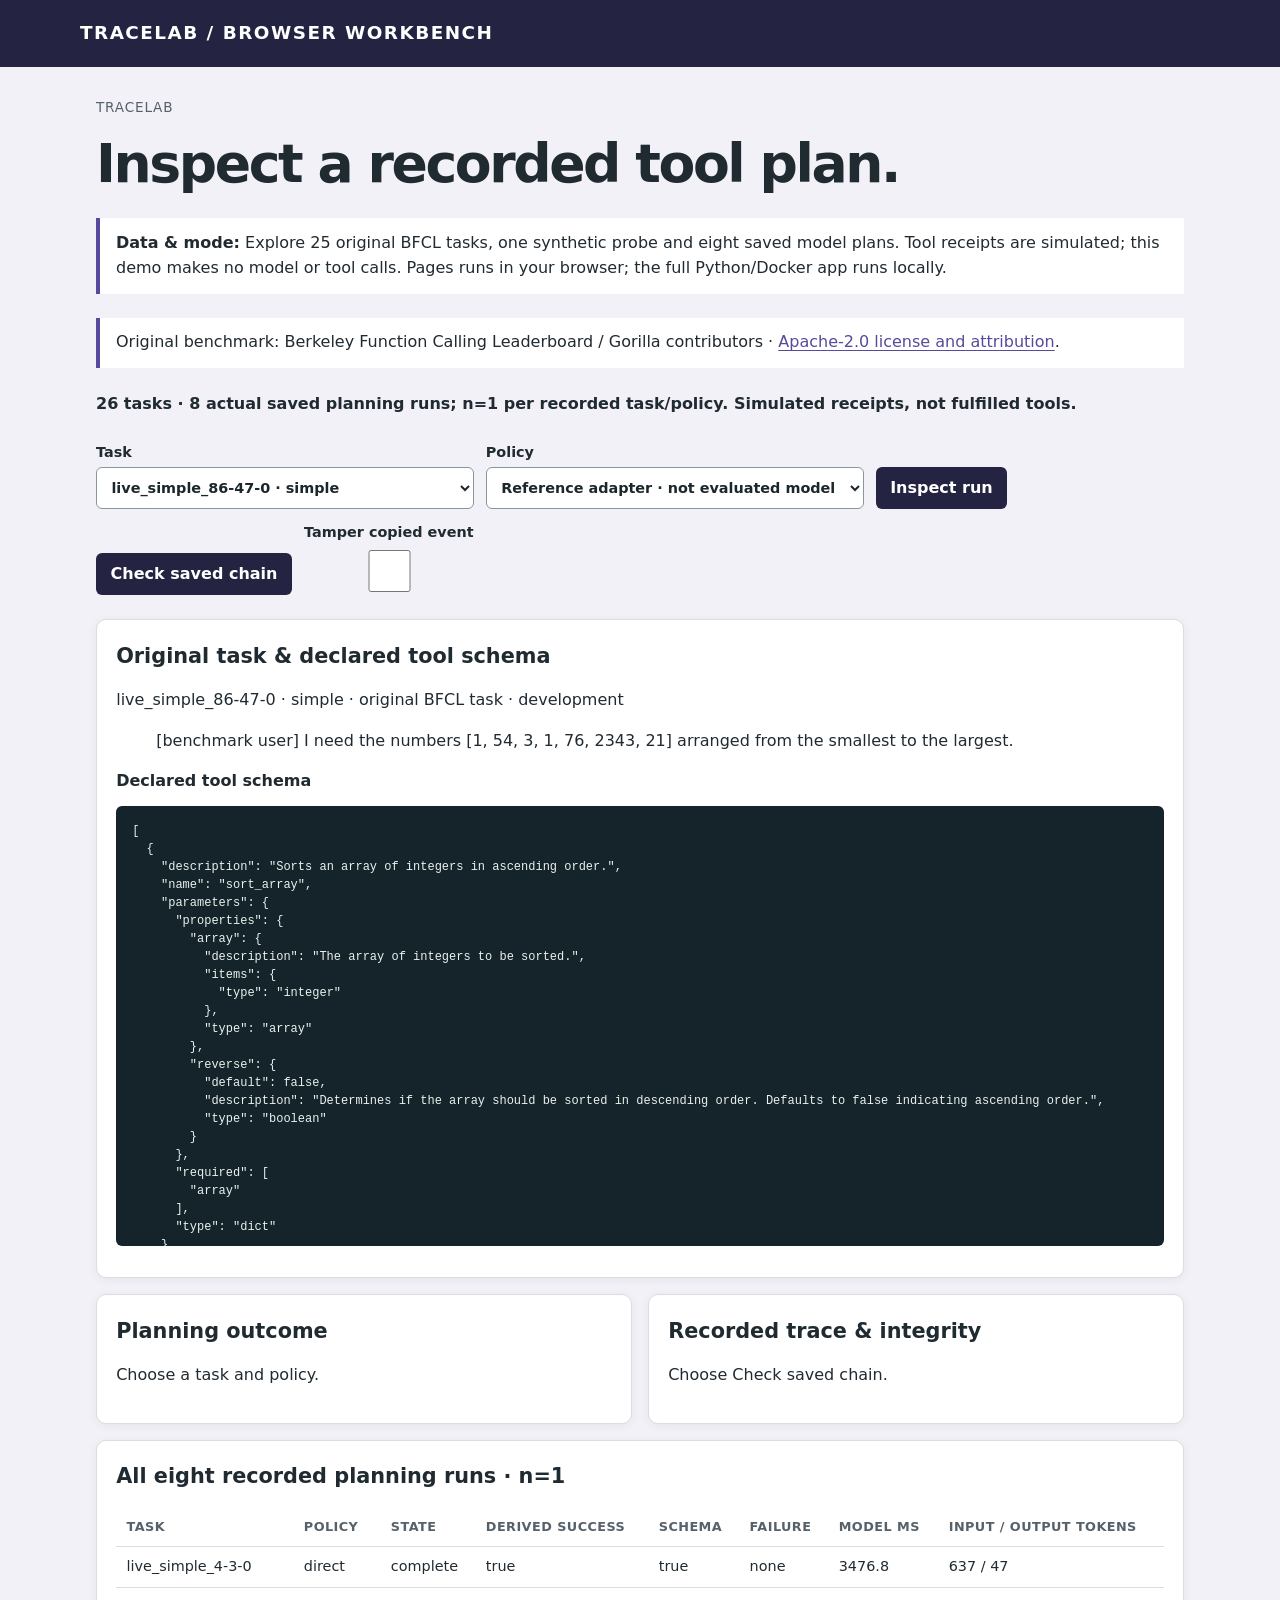
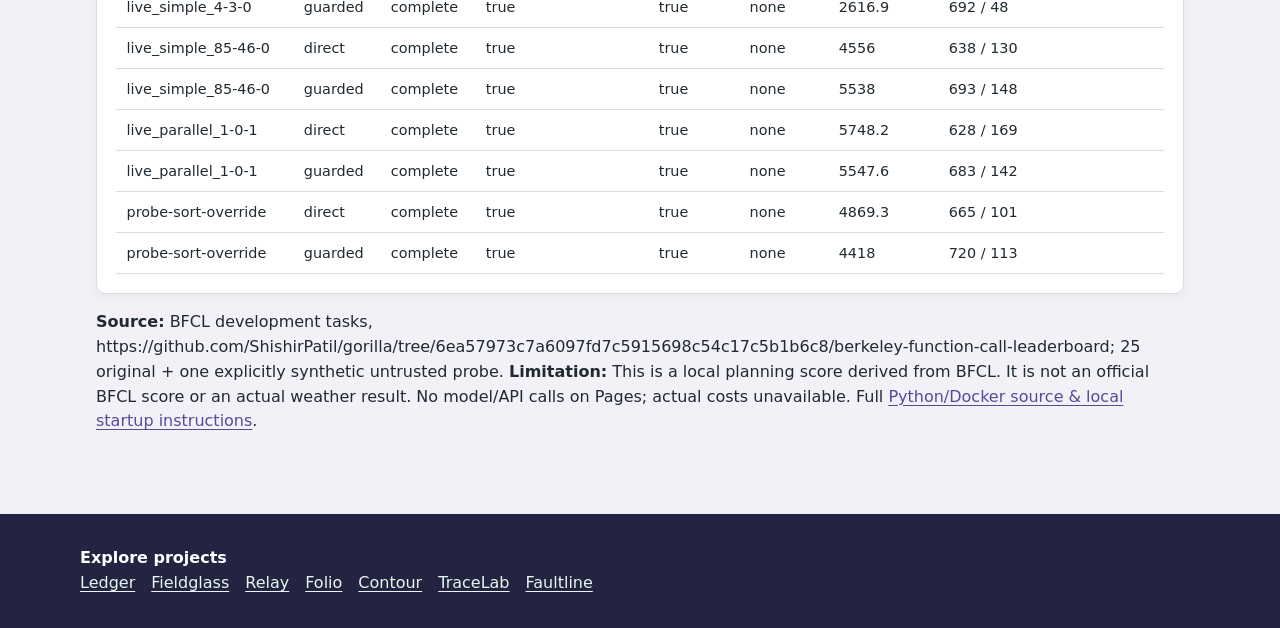
<file: docs/index.html>
<!doctype html><html lang="en"><head><meta charset="utf-8"><meta name="viewport" content="width=device-width,initial-scale=1"><title>TraceLab — browser demonstration</title><meta name="description" content="25 original BFCL tasks, one synthetic probe, eight saved model plans and simulated tool receipts; no calls."><link rel="stylesheet" href="./style.css"><script src="./app.js" defer></script></head><body><a class="skip" href="#main">Skip to workbench</a><header class="top"><span class="brand">TraceLab / browser workbench</span></header><main id="main" class="shell"><p class="tag">TraceLab</p><h1>Inspect a recorded tool plan.</h1><div class="disclosure"><strong>Data &amp; mode:</strong> Explore 25 original BFCL tasks, one synthetic probe and eight saved model plans. Tool receipts are simulated; this demo makes no model or tool calls. Pages runs in your browser; the full Python/Docker app runs locally.</div><p class="disclosure">Original benchmark: Berkeley Function Calling Leaderboard / Gorilla contributors · <a href="./BFCL-LICENSE">Apache-2.0 license and attribution</a>.</p><p id="status" class="status" role="status">Loading fixture…</p><div class="controls" id="controls"></div><div class="grid" id="workspace"></div><p class="source"><strong>Source:</strong> <span id="source-attribution"></span> <strong>Limitation:</strong> This is a local planning score derived from BFCL. It is not an official BFCL score or an actual weather result. No model/API calls on Pages; actual costs unavailable. Full <a href="https://github.com/skuraganti/ai-agent-evaluation-lab">Python/Docker source &amp; local startup instructions</a>.</p></main><footer class="timeline-footer"><strong>Explore projects</strong><nav aria-label="Portfolio projects"><a href="https://skuraganti.github.io/personal-spending-tracker/">Ledger</a> <a href="https://skuraganti.github.io/live-earth-dashboard/">Fieldglass</a> <a href="https://skuraganti.github.io/data-pipeline-monitor/">Relay</a> <a href="https://skuraganti.github.io/private-ai-knowledge-engine/">Folio</a> <a href="https://skuraganti.github.io/ai-codebase-explorer/">Contour</a> <a href="https://skuraganti.github.io/ai-agent-evaluation-lab/">TraceLab</a> <a href="https://skuraganti.github.io/ai-incident-investigator/">Faultline</a></nav></footer></body></html>
</file>
<file: docs/style.css>
:root{--accent:#574a9c;--dark:#242442;--bg:#f2f1f8;--panel:#fff;--ink:#202a31;--muted:#56616a;--line:#d8dfdc}
*{box-sizing:border-box}html{scroll-behavior:smooth}body{margin:0;background:var(--bg,#f4f3ed);color:var(--ink,#202a31);font:16px/1.55 system-ui,-apple-system,"Segoe UI",sans-serif}a{color:var(--accent,#186c72);text-underline-offset:3px}a:focus-visible,button:focus-visible,input:focus-visible,select:focus-visible{outline:3px solid #b85825;outline-offset:3px}.skip{position:absolute;left:-9999px;top:0;padding:1rem;background:#fff;z-index:20}.skip:focus{left:1rem}.top{background:var(--dark,#19343a);color:#fff;padding:1.2rem max(1rem,calc((100vw - 1120px)/2));display:flex;align-items:center;justify-content:space-between;gap:1rem;flex-wrap:wrap}.top a{color:#fff}.brand{font-size:1.15rem;font-weight:800;letter-spacing:.08em;text-transform:uppercase}.tag{font-size:.85rem;letter-spacing:.06em;text-transform:uppercase;color:var(--muted,#5c6668)}.top .tag{color:#e0ebe8}.shell{max-width:1120px;margin:auto;padding:1.5rem 1rem 4rem}h1{font-size:clamp(2rem,5vw,3.35rem);letter-spacing:-.045em;line-height:1.12;margin:.25rem 0 .65rem}h2{font-size:1.3rem;margin:0 0 1rem}h3{font-size:1rem;margin:.3rem 0}p{margin:.4rem 0 1rem}.intro{max-width:760px;color:var(--muted,#5c6668)}.disclosure{border-left:4px solid var(--accent,#186c72);padding:.8rem 1rem;background:var(--panel,#fff);margin:1.5rem 0}.controls{display:flex;align-items:end;flex-wrap:wrap;gap:.75rem;margin:1.5rem 0}.controls label,.field{display:grid;gap:.25rem;font-weight:600;font-size:.9rem}.controls input,.controls select,input,select,button{font:inherit}input,select{min-height:42px;max-width:100%;padding:.45rem .65rem;border:1px solid #87979b;border-radius:6px;background:#fff;color:#1c272b}button{min-height:42px;padding:.48rem .85rem;background:var(--dark,#19343a);color:#fff;border:1px solid transparent;border-radius:6px;cursor:pointer;font-weight:650}button:hover{filter:brightness(1.18)}button:disabled{opacity:.55;cursor:not-allowed}.secondary{background:transparent;color:var(--dark,#19343a);border-color:var(--dark,#19343a)}.grid{display:grid;grid-template-columns:repeat(2,minmax(0,1fr));gap:1rem;margin:1rem 0}.panel{min-width:0;padding:1.2rem;background:var(--panel,#fff);border:1px solid var(--line,#d8dfdc);border-radius:10px;box-shadow:0 2px 10px #152c3010}.wide{grid-column:1/-1}.metric{font-size:2rem;letter-spacing:-.04em;font-weight:750;line-height:1.2}.muted,small{color:var(--muted,#5c6668)}.scroll{overflow:auto;max-height:440px}table{border-collapse:collapse;width:100%;font-size:.9rem}th{text-align:left;color:var(--muted,#5c6668);font-size:.8rem;text-transform:uppercase;letter-spacing:.035em}th,td{padding:.55rem .65rem;border-bottom:1px solid var(--line,#d8dfdc);vertical-align:top}tbody tr:hover{background:#eeeeea}td.num,th.num{font-variant-numeric:tabular-nums;text-align:right}.bars{display:grid;gap:.65rem}.bar-row{display:grid;grid-template-columns:minmax(80px,135px) 1fr auto;align-items:center;gap:.6rem;font-size:.87rem}.track{height:15px;background:#e4eae7;border-radius:4px;overflow:hidden}.fill{display:block;height:100%;min-width:2px;background:var(--accent,#186c72);border-radius:0 4px 4px 0}.bar-row:focus-visible{outline:2px solid #b85825}pre{font:12px/1.5 ui-monospace,SFMono-Regular,monospace;white-space:pre-wrap;overflow-wrap:anywhere;background:#15242a;color:#e8f1ed;padding:1rem;max-height:370px;overflow:auto;border-radius:6px}.list{padding-left:1.3rem}.list li{margin:.5rem 0}.timeline-footer{background:var(--dark,#19343a);color:#fff;padding:2rem max(1rem,calc((100vw - 1120px)/2))}.timeline-footer a{color:#e4f7f1}.timeline-footer nav{display:flex;flex-wrap:wrap;gap:.5rem 1rem}.timeline-footer p{max-width:800px}.status{min-height:1.5rem;font-weight:600}.error{color:#9b2721}.good{color:#14603e}.pill{display:inline-block;padding:.1rem .5rem;border-radius:100px;background:#e5eee9;font-size:.8rem;font-weight:650}.source{overflow-wrap:anywhere}.visually-hidden{position:absolute;clip:rect(0,0,0,0);width:1px;height:1px;overflow:hidden;white-space:nowrap}@media(max-width:700px){.grid{grid-template-columns:1fr}.bar-row{grid-template-columns:90px 1fr auto}.shell{padding-top:1rem}.top{padding:1rem}.controls>*{flex:1 1 145px}.scroll{max-height:350px}}@media(max-width:390px){.metric{font-size:1.65rem}.bar-row{grid-template-columns:75px 1fr auto;font-size:.76rem}th,td{padding:.4rem}}@media(prefers-reduced-motion:reduce){html{scroll-behavior:auto}*{animation-duration:.01ms!important;transition-duration:.01ms!important}}

/* Keep source hashes, evidence IDs and long document titles within narrow screens. */
body{overflow-wrap:anywhere}.controls>*{min-width:0;max-width:100%}.controls select,.controls input:not([type=checkbox]):not([type=range]){min-width:0;width:100%}.controls label{overflow-wrap:anywhere}.panel table{max-width:100%}svg [role=button]:focus-visible{stroke:#9b351f;stroke-width:4;outline:2px solid #9b351f;outline-offset:3px}
</file>
